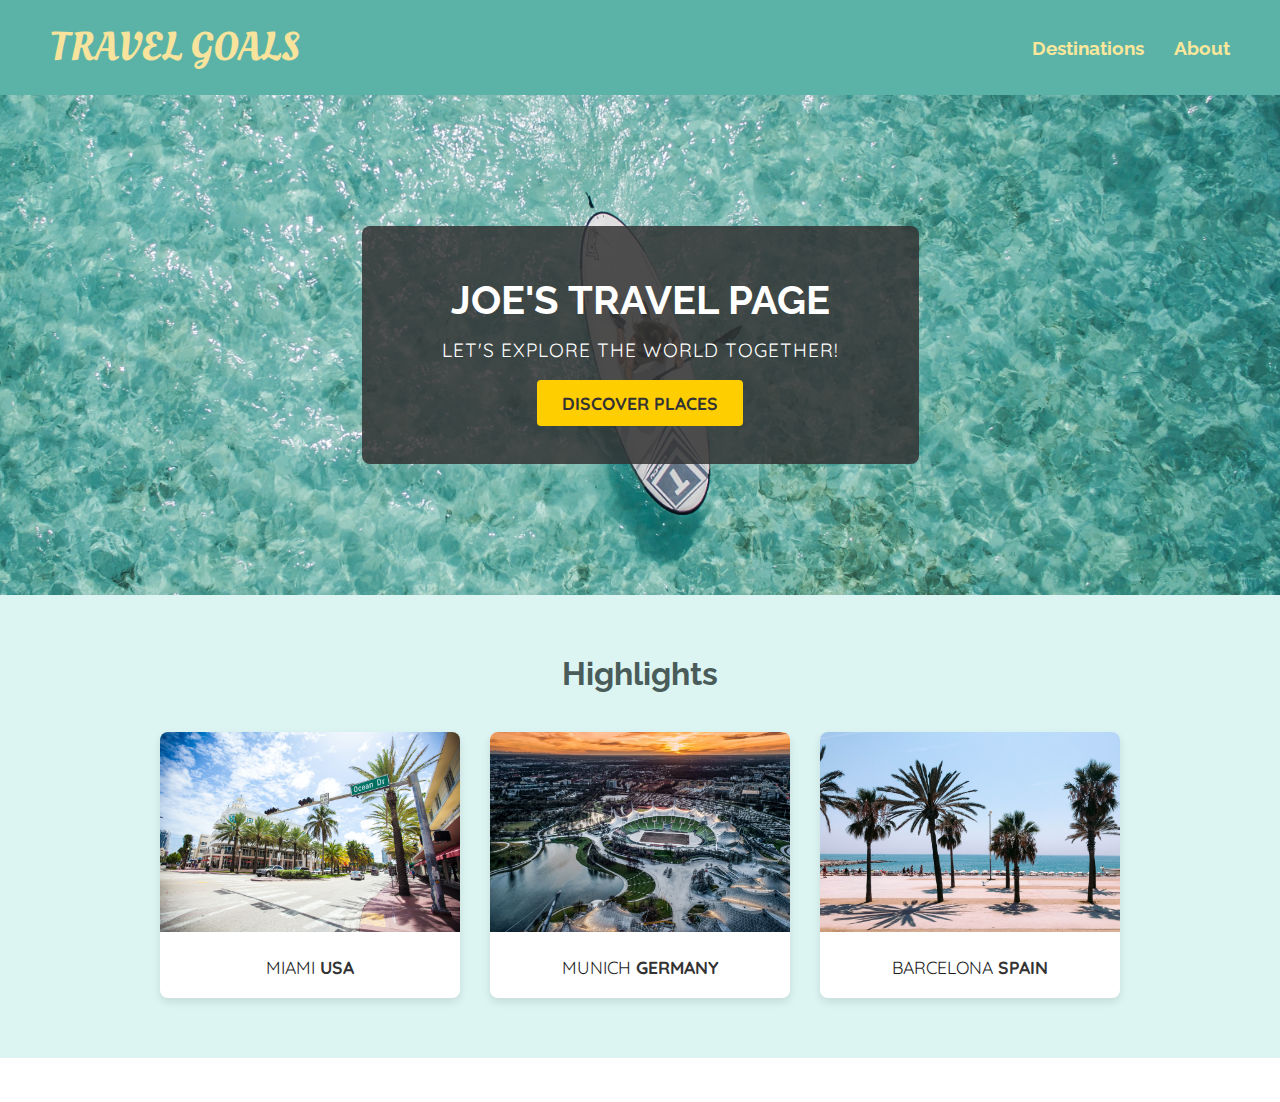
<file: Bai_Thuc_Hanh_002/bt2/index.html>
<!DOCTYPE html>
<html lang="en">
  <head>
    <meta charset="UTF-8" />
    <link
      href="https://fonts.googleapis.com/css2?family=Raleway:wght@700&family=Oleo+Script:wght@700&family=Quicksand:wght@300;500&display=swap"
      rel="stylesheet"
    />
    <link rel="stylesheet" href="shared.css" />
    <link rel="stylesheet" href="styles.css" />
    <title>Travel Goals</title>
  </head>
  <body>
    <header>
      <div id="page-logo">
        <a>Travel Goals</a>
      </div>
      <nav>
        <ul>
          <li><a href="/places.html">Destinations</a></li>
          <li><a href="">About</a></li>
        </ul>
      </nav>
    </header>
    <main>
      <section id="hero">
        <div id="hero-content">
          <h1>Joe's Travel Page</h1>
          <p>Let's explore the world together!</p>
          <a href="places.html">Discover places</a>
        </div>
      </section>
      <section id="highlights">
        <h2>Highlights</h2>
        <ul id="destinations">
          <li class="destination">
            <img
              src="./assets/cities/miami.jpg"
              alt="Miami streets on sunny day"
            />
            <p>Miami <strong>USA</strong></p>
          </li>
          <li class="destination">
            <img
              src="./assets/cities/munich.jpg"
              alt="Munich stadium in winter"
            />
            <p>Munich <strong>Germany</strong></p>
          </li>
          <li class="destination">
            <img
              src="./assets/cities/barcelona.jpg"
              alt="Palm beach in Barcelona"
            />
            <p>Barcelona <strong>Spain</strong></p>
          </li>
        </ul>
      </section>
    </main>
    <footer>
      <ul>
        <li>
          <a href="https://www.instagram.com">
            <img src="./assets/extra-files/insta.png" alt="Instagram logo"
          /></a>
        </li>
        <li>
          <a href="https://www.facebook.com">
            <img src="./assets/icons/facebook.png" alt="Facebook logo"
          /></a>
        </li>
      </ul>
    </footer>
  </body>
</html>
</file>
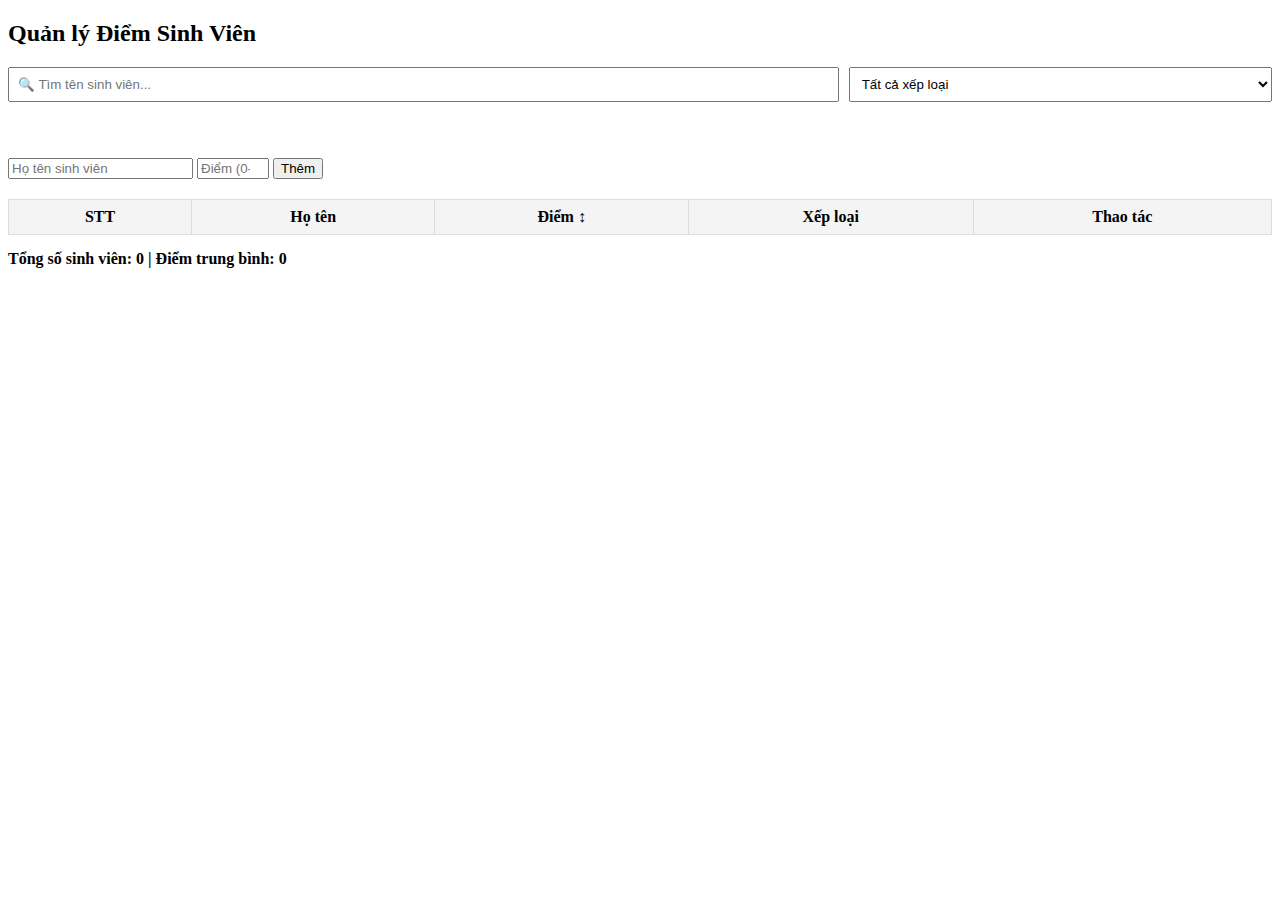
<file: Bai_Thuc_Hanh_004/b1.1-b1.2/index.html>
<!DOCTYPE html>
<html lang="vi">
<head>
    <meta charset="UTF-8">
    <title>Quản lý Điểm Sinh Viên</title>
    <link rel="stylesheet" href="style.css">
</head>
<body>

    <h2>Quản lý Điểm Sinh Viên</h2>
    
    <div class="filter-group" style="margin: 20px 0; display: flex; gap: 10px;">
        <input type="text" id="searchName" placeholder="🔍 Tìm tên sinh viên...">
        
        <select id="filterRank">
            <option value="All">Tất cả xếp loại</option>
            <option value="Giỏi">Giỏi</option>
            <option value="Khá">Khá</option>
            <option value="Trung bình">Trung bình</option>
            <option value="Yếu">Yếu</option>
        </select>
    </div>
     <br><br>
    <div class="input-group">
        <input type="text" id="txtName" placeholder="Họ tên sinh viên">
        <input type="number" id="txtScore" placeholder="Điểm (0-10)" min="0" max="10" step="0.1">
        <button id="btnAdd">Thêm</button>
    </div>

    <table>
        <thead>
            <tr>
                <th>STT</th>
                <th>Họ tên</th>
                <th id="sortScore" style="cursor: pointer;">Điểm <span id="sortIcon">↕</span></th>
                <th>Xếp loại</th>
                <th>Thao tác</th>
            </tr>
        </thead>
        <tbody id="studentTableBody"></tbody>
    </table>
   


    <!-- <table>
        <thead>
            <tr>
                <th>STT</th>
                <th>Họ tên</th>
                <th>Điểm</th>
                <th>Xếp loại</th>
                <th>Thao tác</th>
            </tr>
        </thead>
        <tbody id="studentTableBody">
            </tbody>
    </table> -->

    <div class="summary">
        Tổng số sinh viên: <span id="totalStudents">0</span> | 
        Điểm trung bình: <span id="avgScore">0</span>
    </div>

    <script src="script.js"></script>
</body>
</html>
</file>
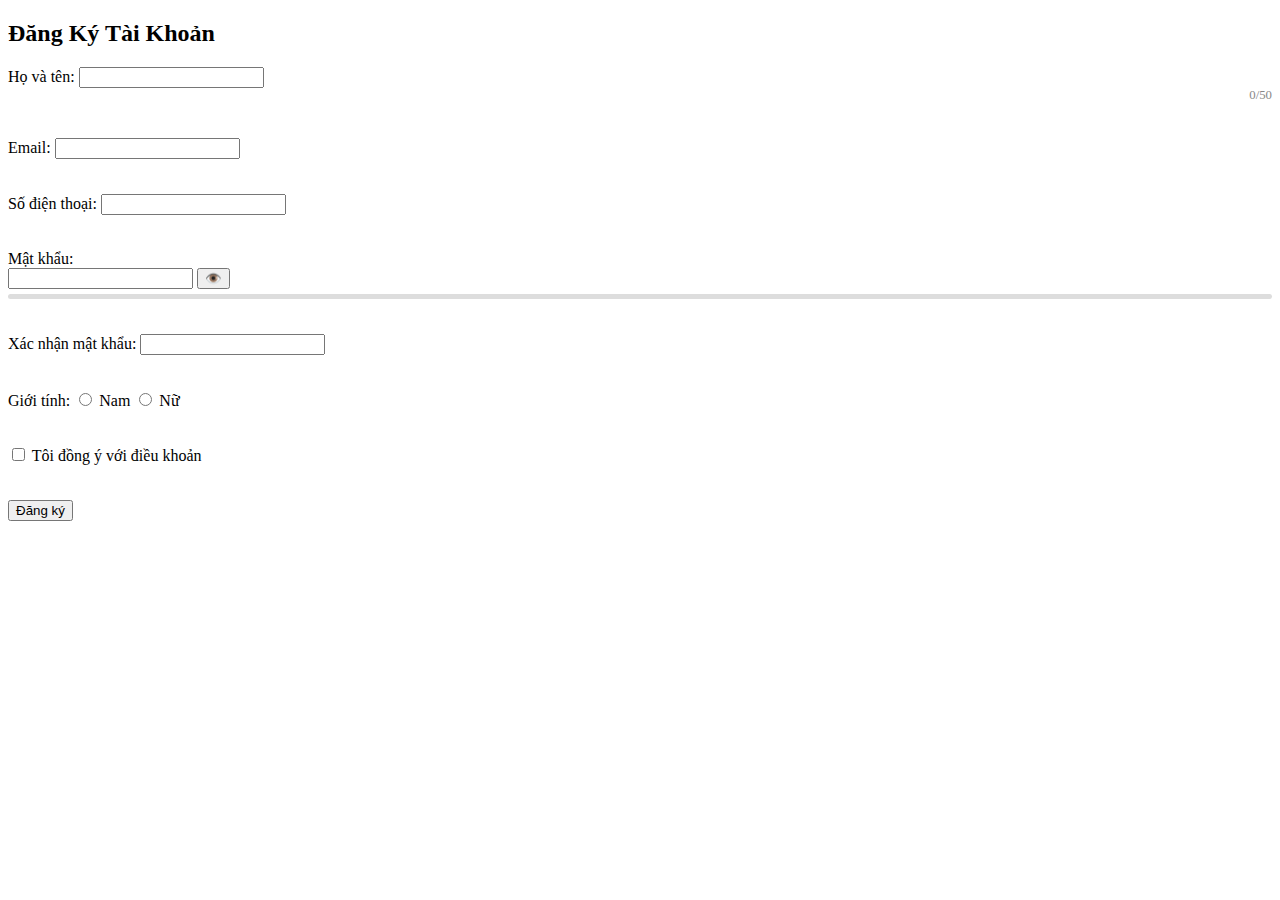
<file: Bai_Thuc_Hanh_004/b2.1-BTVN/index.html>
<!DOCTYPE html>
<html lang="en">
<head>
    <meta charset="UTF-8">
    <meta name="viewport" content="width=device-width, initial-scale=1.0">
    <link rel="stylesheet" href="style.css">
    <title>Document</title>
</head>
<body>
    <div id="registrationContainer">
        <form id="registerForm" novalidate>
            <h2>Đăng Ký Tài Khoản</h2>
    
            <div class="form-group">
                <label>Họ và tên:</label>
                <input type="text" id="fullname" maxlength="50">
                <div id="nameCount" class="char-count">0/50</div>
                <span class="error-msg" id="error-fullname"></span>
            </div>

            <div class="form-group">
                <label>Email:</label>
                <input type="email" id="email">
                <span class="error-msg" id="error-email"></span>
            </div>
    
            <div class="form-group">
                <label>Số điện thoại:</label>
                <input type="text" id="phone">
                <span class="error-msg" id="error-phone"></span>
            </div>
    
            <div class="form-group">
                <label>Mật khẩu:</label>
                <div class="password-wrapper">
                    <input type="password" id="password">
                    <button type="button" id="togglePassword">👁️</button>
                </div>
                <div class="strength-meter">
                    <div id="strengthBar"></div>
                </div>
                <small id="strengthText"></small>
                <span class="error-msg" id="error-password"></span>
            </div>
    
            <div class="form-group">
                <label>Xác nhận mật khẩu:</label>
                <input type="password" id="confirmPassword">
                <span class="error-msg" id="error-confirmPassword"></span>
            </div>
    
            <div class="form-group">
                <label>Giới tính:</label>
                <input type="radio" name="gender" value="Nam"> Nam
                <input type="radio" name="gender" value="Nữ"> Nữ
                <span class="error-msg" id="error-gender"></span>
            </div>
    
            <div class="form-group">
                <input type="checkbox" id="terms"> Tôi đồng ý với điều khoản
                <span class="error-msg" id="error-terms"></span>
            </div>
    
            <button type="submit">Đăng ký</button>
        </form>
    </div>
     
    <div id="successMessage" style="display: none;"></div>
    <script src="script.js"></script>
</body>
</html>
</file>
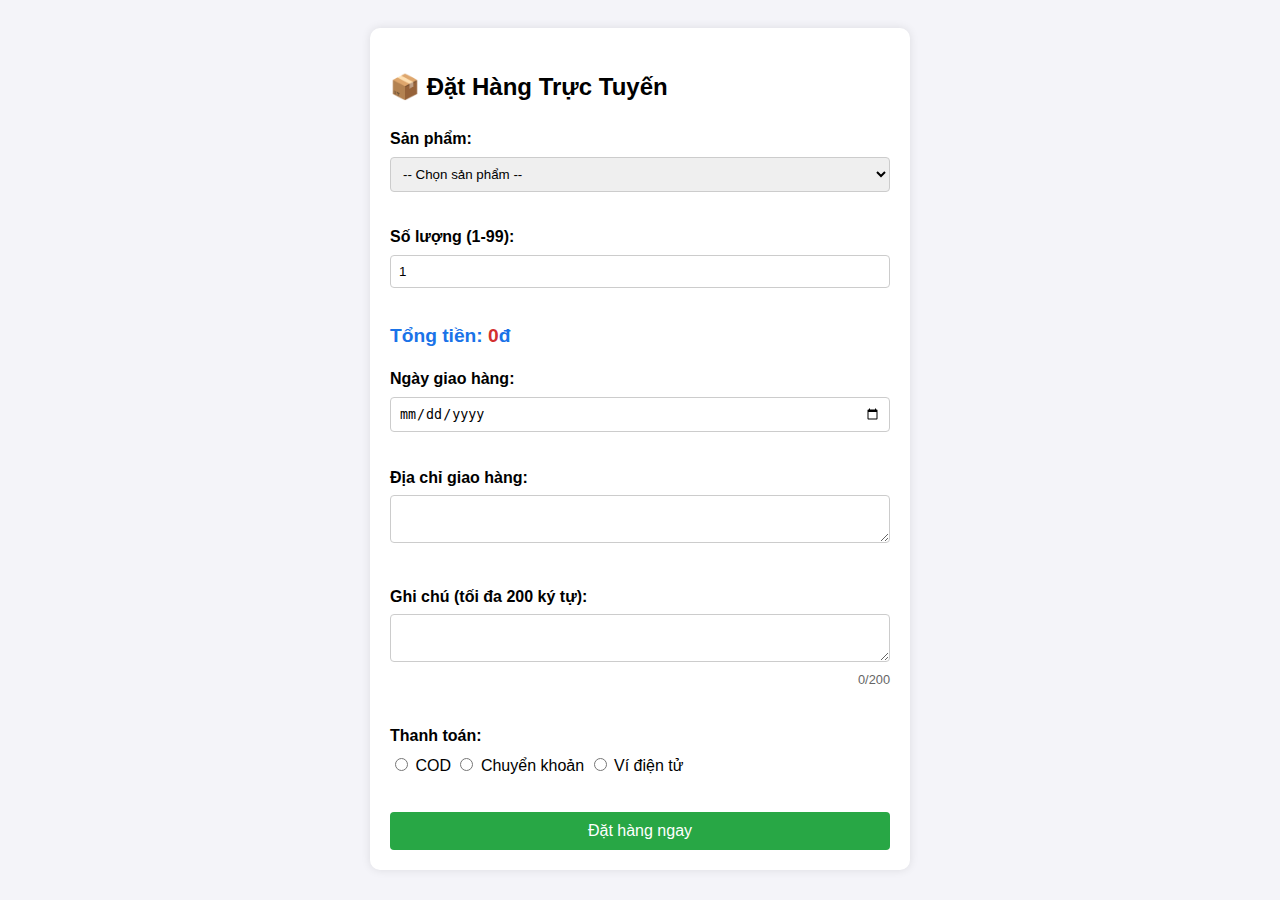
<file: Bai_Thuc_Hanh_004/b2.2/index.html>
<!DOCTYPE html>
<html lang="en">
<head>
    <meta charset="UTF-8">
    <meta name="viewport" content="width=device-width, initial-scale=1.0">
    <title>Document</title>
    <link rel="stylesheet" href="style.css">
</head>
<body>
    <div id="orderApp">
        <form id="orderForm" novalidate>
            <h2>📦 Đặt Hàng Trực Tuyến</h2>

            <div class="form-group">
                <label>Sản phẩm:</label>
                <select id="product">
                    <option value="">-- Chọn sản phẩm --</option>
                    <option value="Laptop">Laptop (20.000.000đ)</option>
                    <option value="Phone">Điện thoại (10.000.000đ)</option>
                    <option value="Tablet">Máy tính bảng (5.000.000đ)</option>
                </select>
                <span class="error-msg" id="error-product"></span>
            </div>

            <div class="form-group">
                <label>Số lượng (1-99):</label>
                <input type="number" id="quantity" value="1" min="1" max="99">
                <span class="error-msg" id="error-quantity"></span>
            </div>

            <div class="total-display">
                Tổng tiền: <span id="totalPrice">0</span>đ
            </div>

            <div class="form-group">
                <label>Ngày giao hàng:</label>
                <input type="date" id="deliveryDate">
                <span class="error-msg" id="error-deliveryDate"></span>
            </div>

            <div class="form-group">
                <label>Địa chỉ giao hàng:</label>
                <textarea id="address" rows="2"></textarea>
                <span class="error-msg" id="error-address"></span>
            </div>

            <div class="form-group">
                <label>Ghi chú (tối đa 200 ký tự):</label>
                <textarea id="note"></textarea>
                <div id="charCount">0/200</div>
                <span class="error-msg" id="error-note"></span>
            </div>

            <div class="form-group">
                <label>Thanh toán:</label>
                <input type="radio" name="payment" value="COD"> COD
                <input type="radio" name="payment" value="Bank"> Chuyển khoản
                <input type="radio" name="payment" value="E-Wallet"> Ví điện tử
                <span class="error-msg" id="error-payment"></span>
            </div>

            <button type="submit">Đặt hàng ngay</button>
        </form>

        <div id="confirmModal" style="display:none;" class="modal">
            <div class="modal-content">
                <h3>Xác nhận đơn hàng</h3>
                <div id="summaryContent"></div>
                <div style="margin-top: 20px;">
                      <button id="btnFinalConfirm">Xác nhận</button>
                    <button id="btnCancel">Hủy</button>
                </div>
            </div>
        </div>
    </div>
    <script src="script.js"></script>
</body>
</html>
</file>
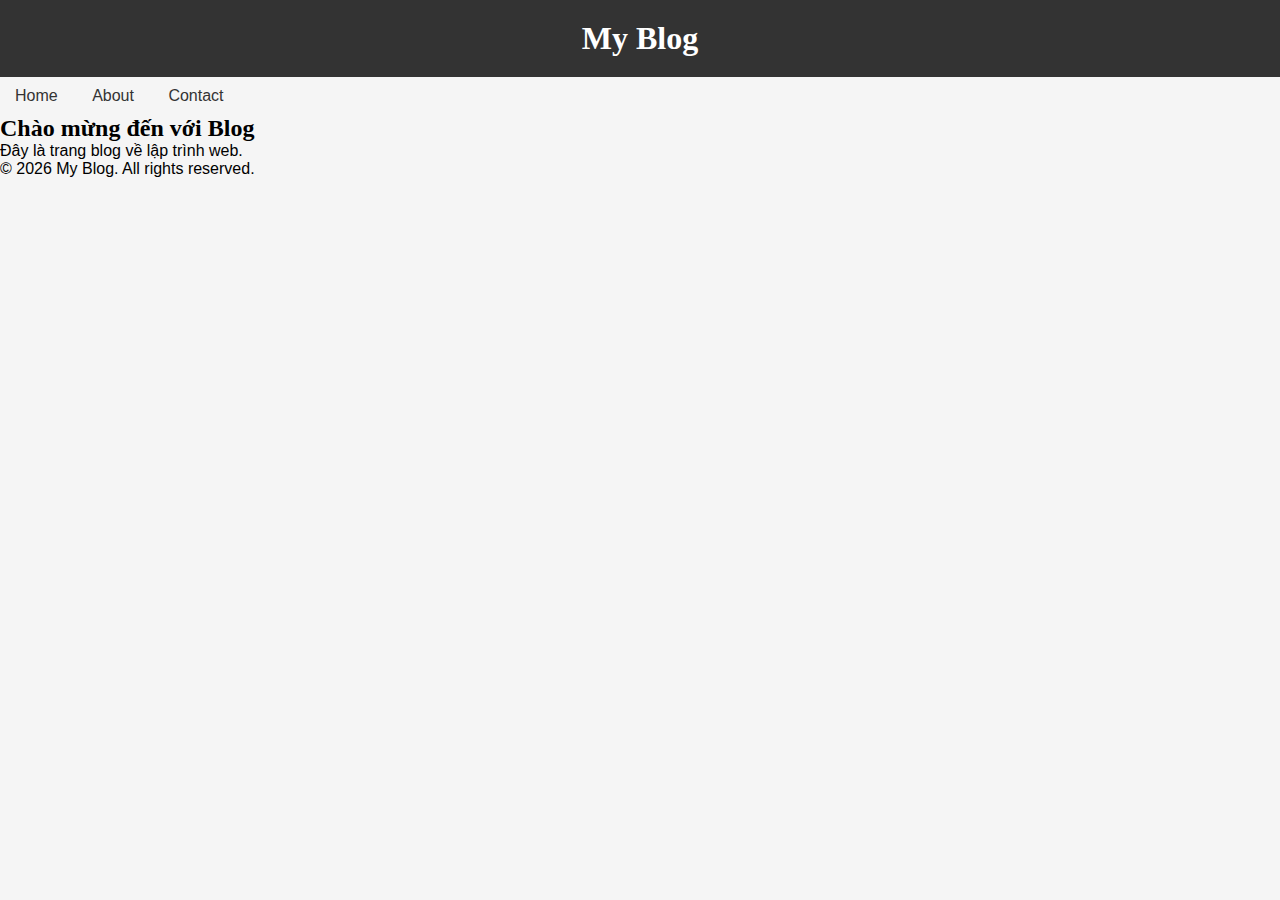
<file: Phieu_bai_tap_CSS/BTTH_01/index.html>
<!DOCTYPE html>
<html lang="vi">
<head>
    <meta charset="UTF-8">
    <meta name="viewport" content="width=device-width, initial-scale=1.0">
    <title>Lab CSS Cơ Bản</title>
    <link rel="stylesheet" href="style.css">
</head>
<body>
    <header id="main-header">
        <h1>My Blog</h1>
    </header>
    
    <nav>
        <a href="#" class="nav-link">Home</a>
        <a href="#" class="nav-link">About</a>
        <a href="#" class="nav-link">Contact</a>
    </nav>
    
    <main>
        <section class="intro">
            <h2>Chào mừng đến với Blog</h2>
            <p>Đây là trang blog về lập trình web.</p>
        </section>
    </main>
    
    <footer>
        <p>&copy; 2026 My Blog. All rights reserved.</p>
    </footer>
</body>
</html>
</file>
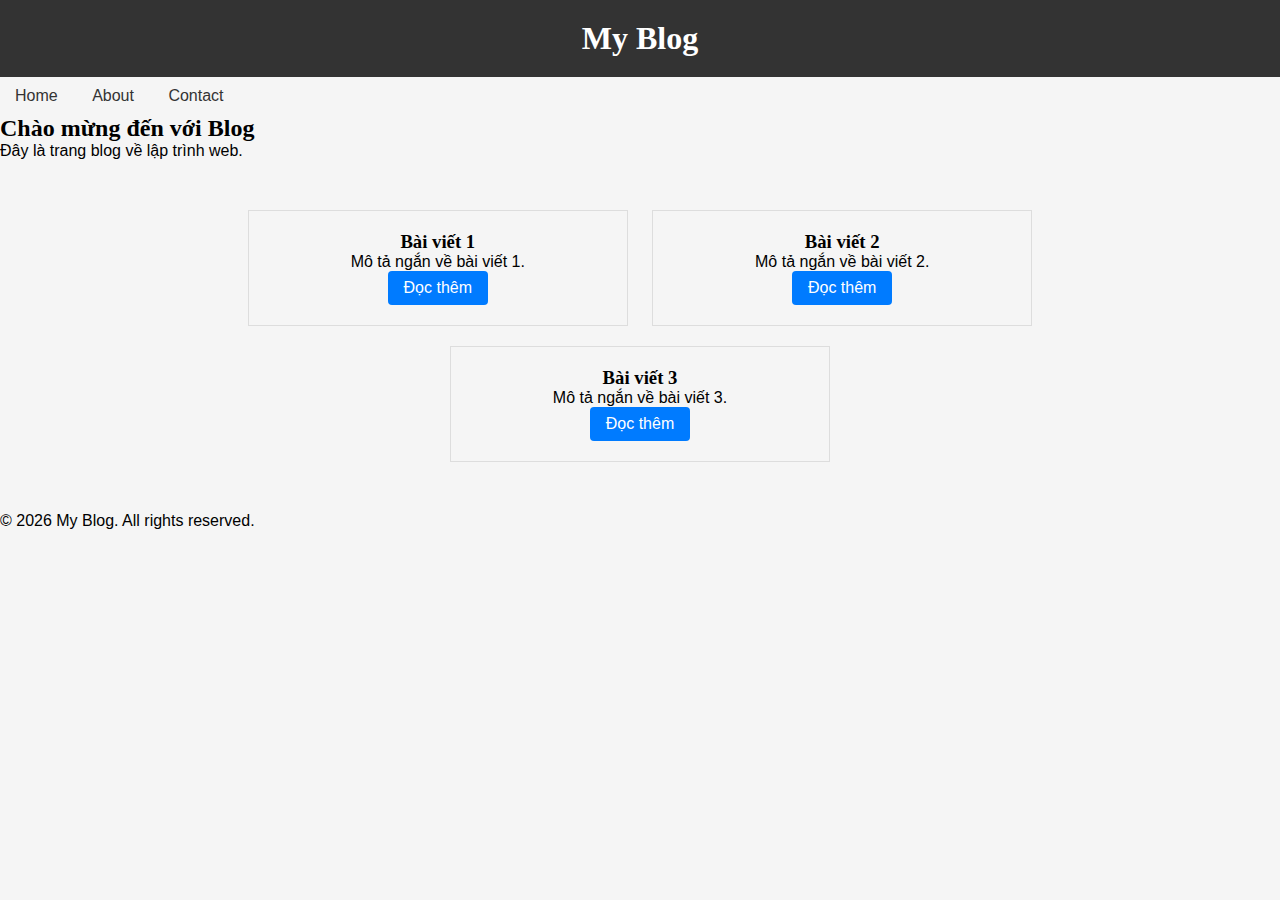
<file: Phieu_bai_tap_CSS/BTTH_02/index.html>
<!DOCTYPE html>
<html lang="vi">
<head>
    <meta charset="UTF-8">
    <meta name="viewport" content="width=device-width, initial-scale=1.0">
    <title>Lab CSS Cơ Bản</title>
    <link rel="stylesheet" href="style.css">
</head>
<body>
    <header id="main-header">
        <h1>My Blog</h1>
    </header>
    
    <nav>
        <a href="#" class="nav-link">Home</a>
        <a href="#" class="nav-link">About</a>
        <a href="#" class="nav-link">Contact</a>
    </nav>
    
    <main>
        <section class="intro">
            <h2>Chào mừng đến với Blog</h2>
            <p>Đây là trang blog về lập trình web.</p>
        </section>
        
        <section class="posts">
            <article class="card">
                <h3>Bài viết 1</h3>
                <p>Mô tả ngắn về bài viết 1.</p>
                <a href="#" class="btn">Đọc thêm</a>
            </article>
            
            <article class="card">
                <h3>Bài viết 2</h3>
                <p>Mô tả ngắn về bài viết 2.</p>
                <a href="#" class="btn">Đọc thêm</a>
            </article>
            
            <article class="card">
                <h3>Bài viết 3</h3>
                <p>Mô tả ngắn về bài viết 3.</p>
                <a href="#" class="btn">Đọc thêm</a>
            </article>
    </main>
    
    <footer>
        <p>&copy; 2026 My Blog. All rights reserved.</p>
    </footer>
</body>
</html>
</file>
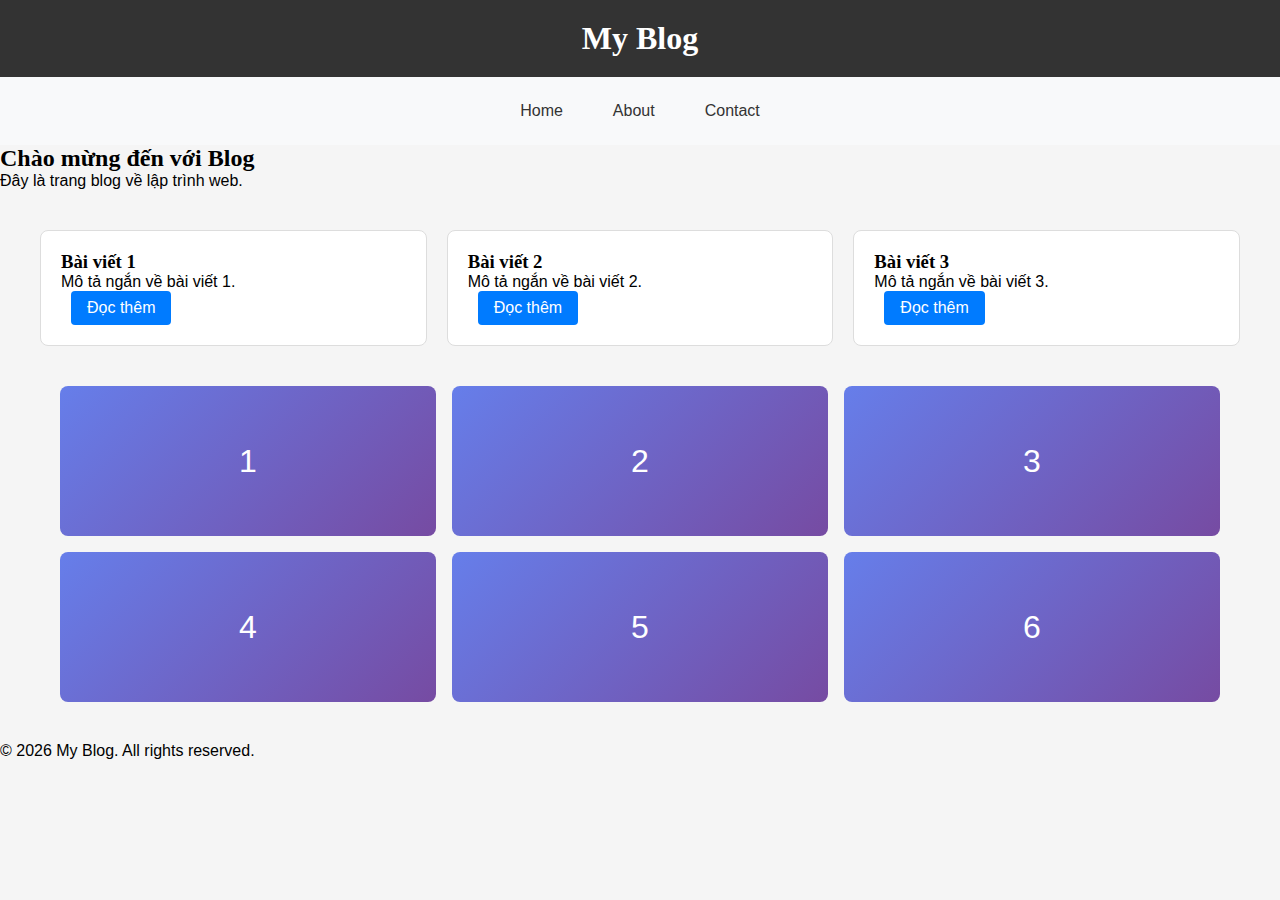
<file: Phieu_bai_tap_CSS/BTTH_03B/index.html>
<!DOCTYPE html>
<html lang="vi">
<head>
    <meta charset="UTF-8">
    <meta name="viewport" content="width=device-width, initial-scale=1.0">
    <title>Lab CSS Cơ Bản</title>
    <link rel="stylesheet" href="style.css">
</head>
<body>
    <header id="main-header">
        <h1>My Blog</h1>
    </header>
    
    <nav>
        <a href="#" class="nav-link">Home</a>
        <a href="#" class="nav-link">About</a>
        <a href="#" class="nav-link">Contact</a>
    </nav>
    
    <main>
        <section class="intro">
            <h2>Chào mừng đến với Blog</h2>
            <p>Đây là trang blog về lập trình web.</p>
        </section>
        
        <section class="posts">
            <article class="card">
                <h3>Bài viết 1</h3>
                <p>Mô tả ngắn về bài viết 1.</p>
                <a href="#" class="btn">Đọc thêm</a>
            </article>
            
            <article class="card">
                <h3>Bài viết 2</h3>
                <p>Mô tả ngắn về bài viết 2.</p>
                <a href="#" class="btn">Đọc thêm</a>
            </article>
            
            <article class="card">
                <h3>Bài viết 3</h3>
                <p>Mô tả ngắn về bài viết 3.</p>
                <a href="#" class="btn">Đọc thêm</a>
            </article>
        </section>

        <section class="gallery">
            <div class="item">1</div>
            <div class="item">2</div>
            <div class="item">3</div>
            <div class="item">4</div>
            <div class="item">5</div>
            <div class="item">6</div>
        </section>

    </main>
    
    <footer>
        <p>&copy; 2026 My Blog. All rights reserved.</p>
    </footer>
</body>
</html>
</file>
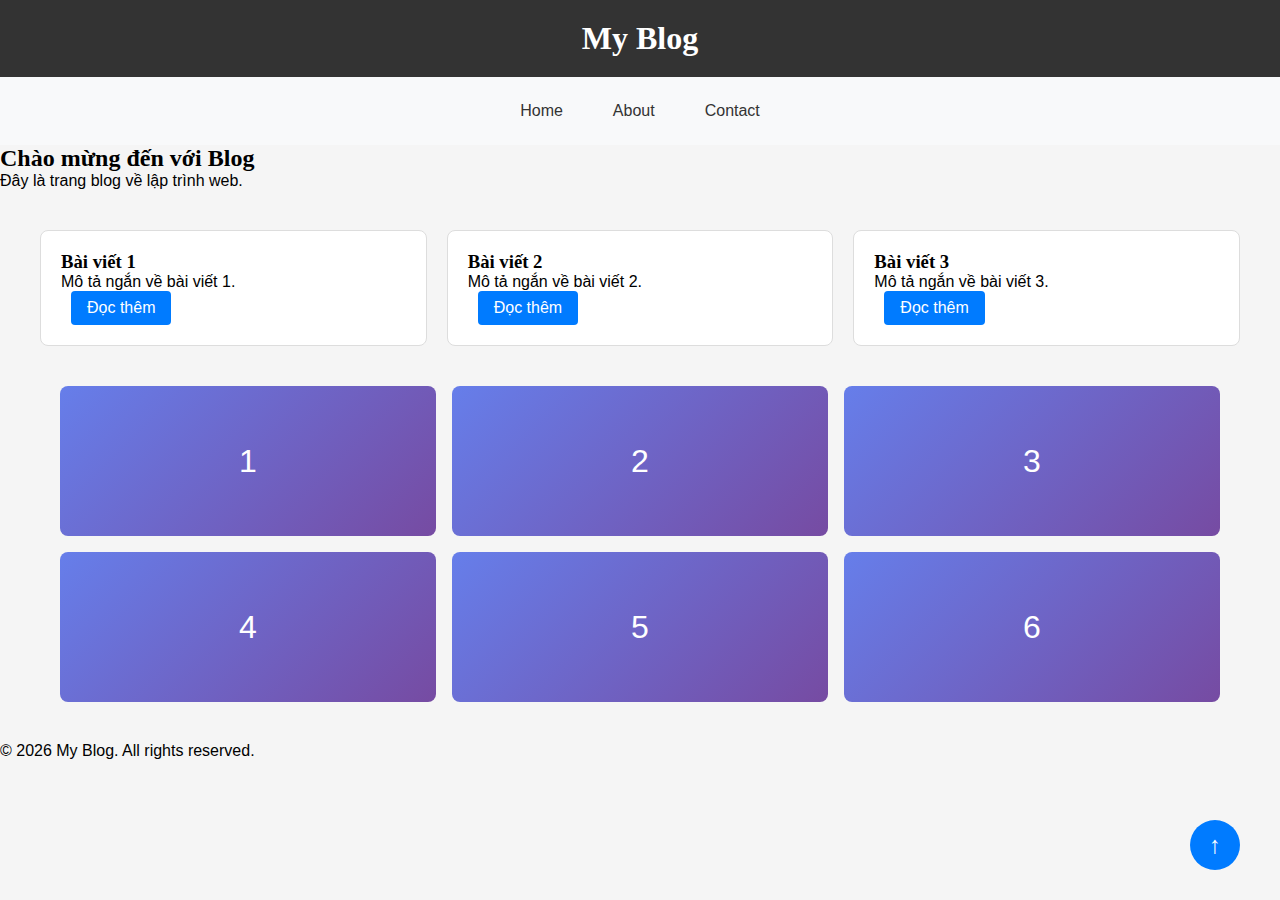
<file: Phieu_bai_tap_CSS/BTTH_04/index.html>
<!DOCTYPE html>
<html lang="vi">
<head>
    <meta charset="UTF-8">
    <meta name="viewport" content="width=device-width, initial-scale=1.0">
    <title>Lab CSS Cơ Bản</title>
    <link rel="stylesheet" href="style.css">
</head>
<body>
    <header id="main-header" class="sticky-header">
        <h1>My Blog</h1>
    </header>
    
    <!-- Nút Scroll to Top -->
    <a href="#" class="scroll-top">↑</a>


    <nav>
        <a href="#" class="nav-link">Home</a>
        <a href="#" class="nav-link">About</a>
        <a href="#" class="nav-link">Contact</a>
    </nav>
    
    <main>
        <section class="intro">
            <h2>Chào mừng đến với Blog</h2>
            <p>Đây là trang blog về lập trình web.</p>
        </section>
        
        <section class="posts">
            <article class="card">
                <h3>Bài viết 1</h3>
                <p>Mô tả ngắn về bài viết 1.</p>
                <a href="#" class="btn">Đọc thêm</a>
            </article>
            
            <article class="card">
                <h3>Bài viết 2</h3>
                <p>Mô tả ngắn về bài viết 2.</p>
                <a href="#" class="btn">Đọc thêm</a>
            </article>
            
            <article class="card">
                <h3>Bài viết 3</h3>
                <p>Mô tả ngắn về bài viết 3.</p>
                <a href="#" class="btn">Đọc thêm</a>
            </article>
        </section>

        <section class="gallery">
            <div class="item">1</div>
            <div class="item">2</div>
            <div class="item">3</div>
            <div class="item">4</div>
            <div class="item">5</div>
            <div class="item">6</div>
        </section>

    </main>
    
    <footer>
        <p>&copy; 2026 My Blog. All rights reserved.</p>
    </footer>
</body>
</html>
</file>
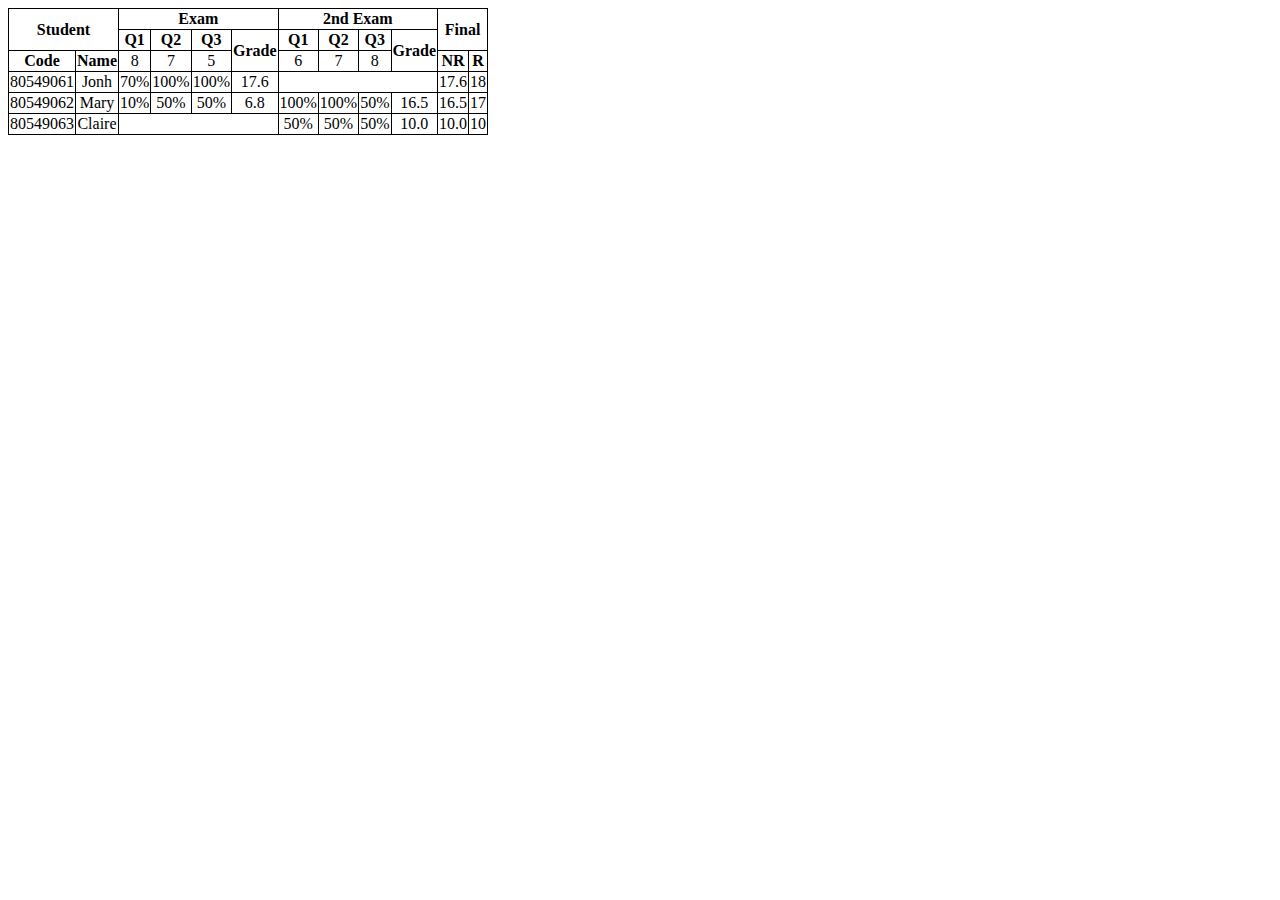
<file: bt3.html>
<!DOCTYPE html>
<html lang="en">
<head>
    <meta charset="UTF-8">
    <meta name="viewport" content="width=device-width, initial-scale=1.0">

    <style>
        img {
        width: 500px;
        height: auto;
        text-align: center;
    }
    </style>

    <style>
    .product-card {
        border: 1px solid #ddd;
        padding: 15px;
        width: 250px;
        text-align: center;
        border-radius: 8px;
        box-shadow: 2px 2px 10px rgba(0,0,0,0.1);
    }
    .product-card img {
        width: 100%;
        height: auto;
    }

    hr {
        border: 0;
        height: 1px;
        background-image: linear-gradient(to right, rgba(0, 0, 0, 0), rgba(0, 0, 0, 0.75), rgba(0, 0, 0, 0));
    }
    /* mark{
        color: green;
    } */

    blockquote {
        border-left: 5px solid gold; /* Thêm thanh dọc màu vàng bên trái */
        background: #fff9c4;        /* Nền vàng nhạt */
        padding: 10px 20px;         /* Tạo khoảng không thoải mái */
        font-style: italic;         /* Chữ in nghiêng */
    }

    .test_text{
        color: tomato;
    }

    table{
        border: 1px solid black;
        border-collapse: collapse;
    }

    th{
        border: 1px solid black;
        border-collapse: collapse;
    }

    td{
        text-align: center;
        border: 1px solid black;
        border-collapse: collapse;
    }
    td:hover {background-color: #D6EEEE;}
</style>

    <title>Test_HTML</title>
</head>
<body>
    <!-- Table: 6 rows, 12 col -->
    <table>
        <thead>
            <!-- Row 1 -->
            <tr>
                <th colspan="2" rowspan="2">Student</th>
                <th colspan="4">Exam</th>
                <th colspan="4">2nd Exam</th>
                <th colspan="2" rowspan="2">Final</th>
            </tr>

            <!-- Row 2 -->
            <tr>
                <th>Q1</th>
                <th>Q2</th>
                <th>Q3</th>
                <th rowspan="2">Grade</th>
                <th>Q1</th>
                <th>Q2</th>
                <th>Q3</th>
                <th rowspan="2">Grade</th>
            </tr>

            <!-- Row 3 -->
            <tr>
                <th>Code</th>
                <th>Name</th>
                <td>8</td>
                <td>7</td>
                <td>5</td>
                <td>6</td>
                <td>7</td>
                <td>8</td>
                <th>NR</th>
                <th>R</th>
            </tr>

            <!-- Row 4 -->
            <tr>
                <td>80549061</td>
                <td>Jonh</td>
                <td>70%</td>
                <td>100%</td>
                <td>100%</td>
                <td>17.6</td>
                <td colspan="4"></td>
                <td>17.6</td>
                <td>18</td>
            </tr>

            <!-- Row 5 -->
            <tr>
                <td>80549062</td>
                <td>Mary</td>
                <td>10%</td>
                <td>50%</td>
                <td>50%</td>
                <td>6.8</td>
                <td>100%</td>
                <td>100%</td>
                <td>50%</td>
                <td>16.5</td>
                <td>16.5</td>
                <td>17</td>
            </tr>

            <!-- Row 6 -->
            <tr>
                <td>80549063</td>
                <td>Claire</td>
                <td colspan="4"></td>
                <td>50%</td>
                <td>50%</td>
                <td>50%</td>
                <td>10.0</td>
                <td>10.0</td>
                <td>10</td>
            </tr>
        </thead>




    </table>

</body>
</html>
</file>
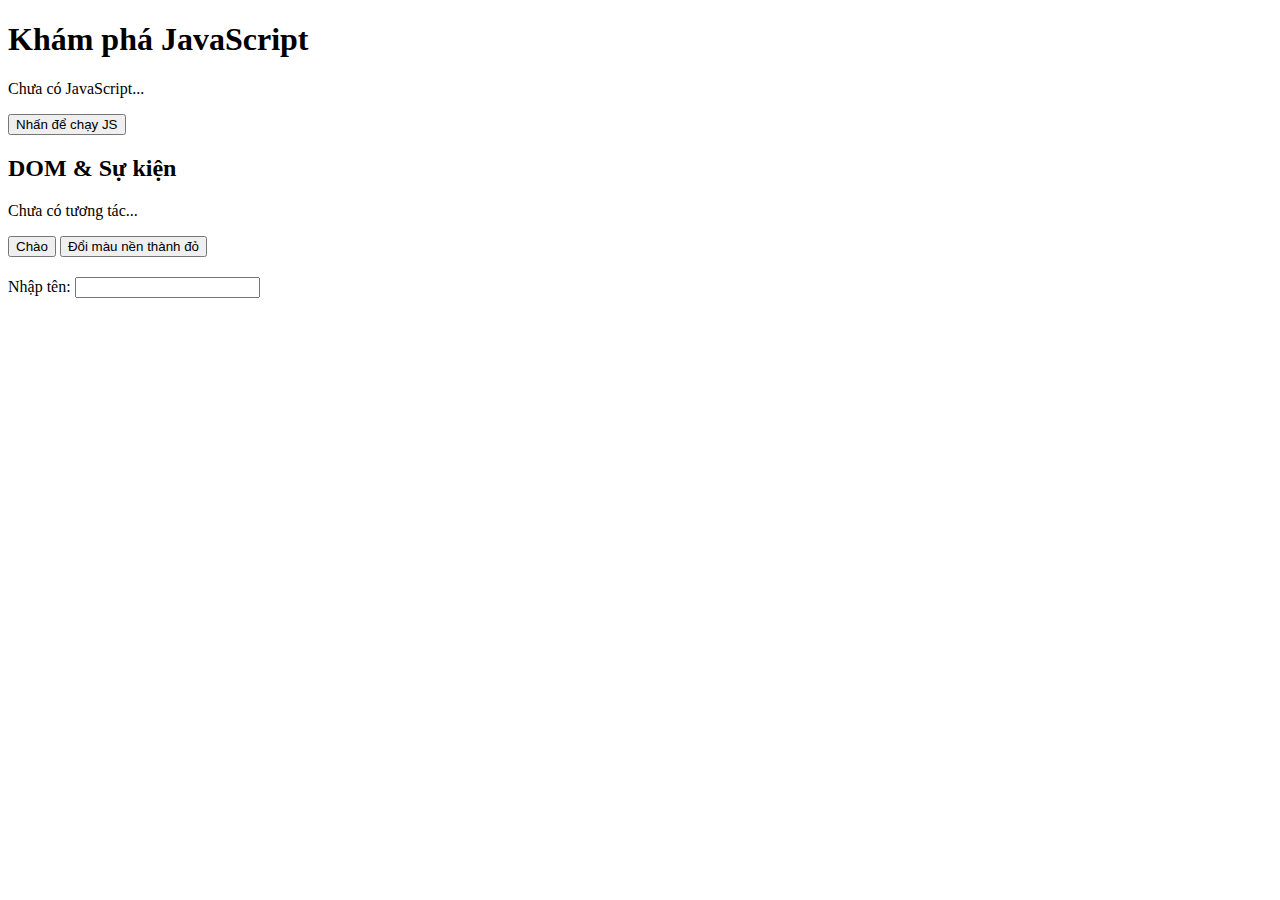
<file: Bai_Thuc_Hanh_003/lab-js-basic.html>
<!DOCTYPE html>
<html lang="vi">
<head>
  <meta charset="UTF-8">
  <title>Lab JS Cơ bản</title>
</head>
<body>
  <h1>Khám phá JavaScript</h1>
  <p id="welcome">Chưa có JavaScript...</p>
  <button id="runBtn">Nhấn để chạy JS</button>

  <script src="main.js"></script>

  <section>
    <h2>DOM & Sự kiện</h2>
    <p id="status">Chưa có tương tác...</p>

    <button id="btnHello">Chào</button>
    <button id="btnRed">Đổi màu nền thành đỏ</button>

    <div style="margin-top: 20px;">
      <label>Nhập tên: </label>
      <input id="nameInput" type="text" />
      <p id="greeting"></p>
    </div>
    <script src="dom.js"></script>
  </section>


</body>
</html>
</file>
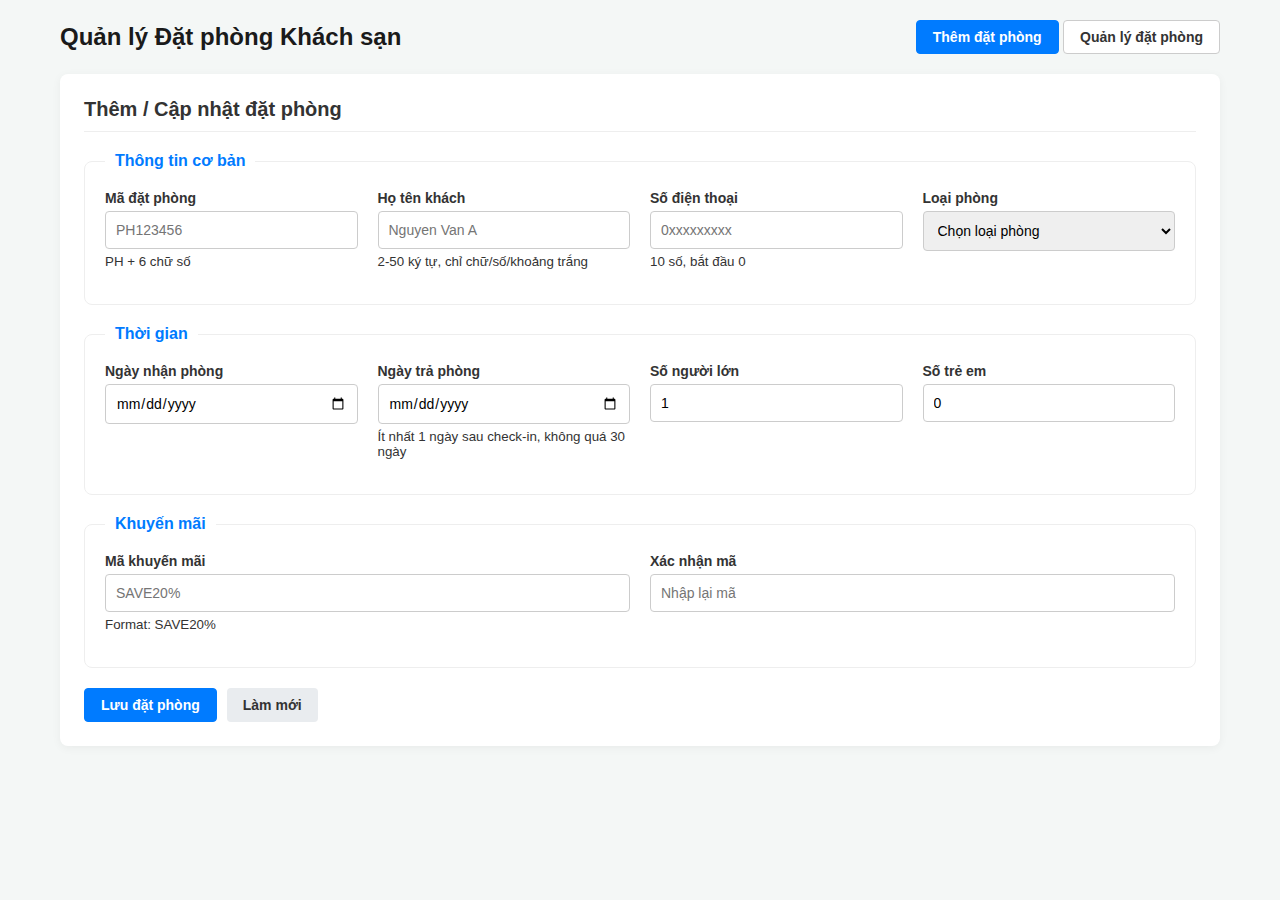
<file: THI_JS/add-booking.html>
<!DOCTYPE html>
<html lang="vi">
<head>
    <meta charset="UTF-8">
    <meta name="viewport" content="width=device-width, initial-scale=1.0">
    <title>Thêm / Cập nhật đặt phòng</title>
    <link rel="stylesheet" href="style.css">
</head>
<body>
    <div class="container">
        <header class="header">
            <h1>Quản lý Đặt phòng Khách sạn</h1>
            <div class="header-actions">
                <a href="add-booking.html" class="btn btn-primary">Thêm đặt phòng</a>
                <a href="bookings.html" class="btn btn-outline">Quản lý đặt phòng</a>
            </div>
        </header>

        <main class="main-content">
            <h2 id="formTitle">Thêm / Cập nhật đặt phòng</h2>
            
            <form id="bookingForm" class="booking-form">
                <fieldset>
                    <legend>Thông tin cơ bản</legend>
                    <div class="form-row">
                        <div class="form-group">
                            <label for="bookingId">Mã đặt phòng</label>
                            <input type="text" id="bookingId" placeholder="PH123456" required>
                            <small>PH + 6 chữ số</small>
                        </div>
                        <div class="form-group">
                            <label for="customerName">Họ tên khách</label>
                            <input type="text" id="customerName" placeholder="Nguyen Van A" required>
                            <small>2-50 ký tự, chỉ chữ/số/khoảng trắng</small>
                        </div>
                        <div class="form-group">
                            <label for="phone">Số điện thoại</label>
                            <input type="text" id="phone" placeholder="0xxxxxxxxx" required>
                            <small>10 số, bắt đầu 0</small>
                        </div>
                        <div class="form-group">
                            <label for="roomType">Loại phòng</label>
                            <select id="roomType" required>
                                <option value="">Chọn loại phòng</option>
                                <option value="Standard">Standard</option>
                                <option value="Deluxe">Deluxe</option>
                                <option value="Suite">Suite</option>
                                <option value="VIP">VIP</option>
                            </select>
                        </div>
                    </div>
                </fieldset>

                <fieldset>
                    <legend>Thời gian</legend>
                    <div class="form-row">
                        <div class="form-group">
                            <label for="checkIn">Ngày nhận phòng</label>
                            <input type="date" id="checkIn" required>
                        </div>
                        <div class="form-group">
                            <label for="checkOut">Ngày trả phòng</label>
                            <input type="date" id="checkOut" required>
                            <small>Ít nhất 1 ngày sau check-in, không quá 30 ngày</small>
                        </div>
                        <div class="form-group">
                            <label for="adults">Số người lớn</label>
                            <input type="number" id="adults" min="1" max="4" value="1" required>
                        </div>
                        <div class="form-group">
                            <label for="children">Số trẻ em</label>
                            <input type="number" id="children" min="0" max="6" value="0" required>
                        </div>
                    </div>
                </fieldset>

                <fieldset>
                    <legend>Khuyến mãi</legend>
                    <div class="form-row">
                        <div class="form-group">
                            <label for="promoCode">Mã khuyến mãi</label>
                            <input type="text" id="promoCode" placeholder="SAVE20%">
                            <small>Format: SAVE20%</small>
                        </div>
                        <div class="form-group">
                            <label for="confirmPromo">Xác nhận mã</label>
                            <input type="text" id="confirmPromo" placeholder="Nhập lại mã">
                        </div>
                    </div>
                </fieldset>

                <div class="form-actions">
                    <button type="submit" class="btn btn-primary" id="btnSubmit">Lưu đặt phòng</button>
                    <button type="button" class="btn btn-secondary" id="btnReset">Làm mới</button>
                </div>
            </form>
        </main>
    </div>

    <script src="script.js"></script>
</body>
</html>
</file>
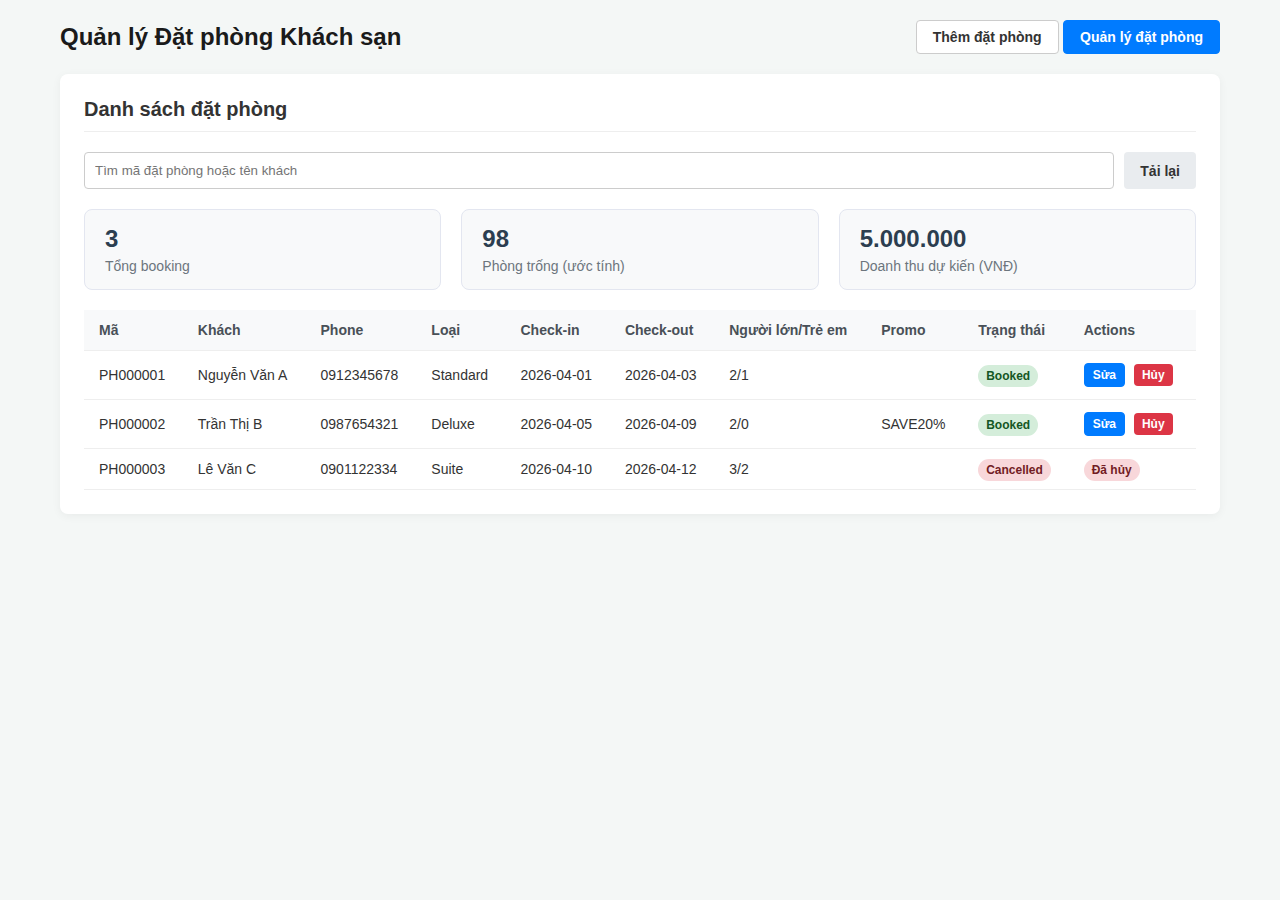
<file: THI_JS/bookings.html>
<!DOCTYPE html>
<html lang="vi">
<head>
    <meta charset="UTF-8">
    <meta name="viewport" content="width=device-width, initial-scale=1.0">
    <title>Quản lý Đặt phòng Khách sạn</title>
    <link rel="stylesheet" href="style.css">
</head>
<body>
    <div class="container">
        <header class="header">
            <h1>Quản lý Đặt phòng Khách sạn</h1>
            <div class="header-actions">
                <a href="add-booking.html" class="btn btn-outline">Thêm đặt phòng</a>
                <a href="bookings.html" class="btn btn-primary">Quản lý đặt phòng</a>
            </div>
        </header>

        <main class="main-content">
            <h2>Danh sách đặt phòng</h2>
            
            <div class="search-bar">
                <input type="text" id="searchInput" placeholder="Tìm mã đặt phòng hoặc tên khách">
                <button class="btn btn-secondary" id="btnReload">Tải lại</button>
            </div>

            <div class="stats-container">
                <div class="stat-card">
                    <h3 id="statTotal">0</h3>
                    <p>Tổng booking</p>
                </div>
                <div class="stat-card">
                    <h3 id="statEmpty">100</h3>
                    <p>Phòng trống (ước tính)</p>
                </div>
                <div class="stat-card">
                    <h3 id="statRevenue">0</h3>
                    <p>Doanh thu dự kiến (VNĐ)</p>
                </div>
            </div>

            <div class="table-responsive">
                <table id="bookingTable">
                    <thead>
                        <tr>
                            <th>Mã</th>
                            <th>Khách</th>
                            <th>Phone</th>
                            <th>Loại</th>
                            <th>Check-in</th>
                            <th>Check-out</th>
                            <th>Người lớn/Trẻ em</th>
                            <th>Promo</th>
                            <th>Trạng thái</th>
                            <th>Actions</th>
                        </tr>
                    </thead>
                    <tbody id="tableBody">
                        </tbody>
                </table>
            </div>
        </main>
    </div>

    <script src="script.js"></script>
</body>
</html>
</file>
<file: Bai_Thuc_Hanh_002/bt2/shared.css>
/* --- CÀI ĐẶT CHUNG --- */
* {
  box-sizing: border-box;
  margin: 0;
  padding: 0;
}

body {
  font-family: 'Quicksand', sans-serif;
  color: #333;
}

a {
  text-decoration: none;
}

ul {
  list-style: none;
}

/* --- HEADER --- */
header {
  background-color: #5bb3a8; /* Màu nền xanh cho header */
  padding: 20px 50px;
  display: flex;
  justify-content: space-between;
  align-items: center;
}

#page-logo a {
  font-family: 'Oleo Script', cursive;
  font-size: 2.5rem;
  color: #f7e39c; /* Màu vàng nhạt */
  text-transform: uppercase;
}

nav ul {
  display: flex;
  gap: 30px;
}

nav ul li a {
  font-family: 'Raleway', sans-serif;
  color: #fce79a;
  font-size: 1.2rem;
  font-weight: 700;
}

nav ul li a:hover,
nav ul li a.active {
  color: #ffffff;
}
z
/* --- FOOTER --- */
footer {
  background-color: #2b2b2b; /* Tô nền đen xám để làm nổi icon trắng */
  padding: 30px 0;
}

footer ul {
  display: flex;
  justify-content: center;
  align-items: center;
  gap: 30px;
}

/* Ép kích thước icon nhỏ lại */
footer img {
  width: 40px;
  height: 40px;
}
</file>
<file: Bai_Thuc_Hanh_002/bt2/styles.css>
/* --- HERO SECTION --- */
#hero {
  /* Bạn có thể thay đổi link ảnh ocean.jpg ở đây nếu cần */
  background-image: url('./assets/cities-page-2/ocean.jpg'); 
  background-size: cover;
  background-position: center;
  height: 500px;
  display: flex;
  justify-content: center;
  align-items: center;
}

#hero-content {
  background-color: rgba(51, 51, 51, 0.85);
  padding: 50px 80px;
  border-radius: 8px;
  text-align: center;
  color: white;
}

#hero-content h1 {
  font-family: 'Raleway', sans-serif;
  font-size: 2.5rem;
  margin-bottom: 15px;
  text-transform: uppercase;
}

#hero-content p {
  font-size: 1.2rem;
  margin-bottom: 30px;
  text-transform: uppercase;
  letter-spacing: 1px;
}

#hero-content a {
  background-color: #ffce00;
  color: #333;
  padding: 12px 25px;
  border-radius: 4px;
  font-weight: 700;
  font-size: 1.1rem;
  text-transform: uppercase;
  transition: background-color 0.3s;
}

#hero-content a:hover {
  background-color: #e6b800;
}

/* --- HIGHLIGHTS SECTION --- */
#highlights {
  background-color: #dcf5f2;
  padding: 60px 20px;
  text-align: center;
}

#highlights h2 {
  font-family: 'Raleway', sans-serif;
  font-size: 2rem;
  color: #4a5c5a;
  margin-bottom: 40px;
}

#destinations {
  display: flex;
  justify-content: center;
  gap: 30px;
  flex-wrap: wrap;
}

.destination {
  background-color: white;
  border-radius: 8px;
  overflow: hidden;
  box-shadow: 0 4px 8px rgba(0,0,0,0.1);
  width: 300px;
}

.destination img {
  width: 100%;
  height: 200px;
  object-fit: cover;
}

.destination p {
  padding: 20px;
  font-size: 1.1rem;
  color: #1d1f1e;
  text-transform: uppercase;
}

.destination strong {
  color: #333;
}
</file>
<file: Bai_Thuc_Hanh_004/b1.1-b1.2/style.css>
table { width: 100%; border-collapse: collapse; margin-top: 20px; }
th, td { border: 1px solid #ddd; padding: 8px; text-align: center; }
th { background-color: #f4f4f4; }
.low-score { background-color: #fff176; } /* Màu vàng cho điểm < 5 */
.summary { margin-top: 15px; font-weight: bold; }
.input-group { margin-bottom: 10px; }

.filter-group input { padding: 8px; flex: 2; }
.filter-group select { padding: 8px; flex: 1; }
#sortScore:hover { background-color: #e0e0e0; }
.no-result { text-align: center; font-style: italic; color: gray; }
</file>
<file: Bai_Thuc_Hanh_004/b2.1-BTVN/style.css>
/* CSS */
.form-group { margin-bottom: 15px; }
.error-msg { color: red; font-size: 0.8em; display: block; margin-top: 5px; height: 15px; }
input.invalid { border: 1px solid red; }
#successMessage { padding: 20px; background: #e8f5e9; color: #2e7d32; border-radius: 8px; text-align: center; }

/* Container cho mật khẩu để đặt nút 👁️ vào trong */
/* .password-wrapper { position: relative; display: flex; align-items: center; }
#togglePassword { 
    position: absolute; right: 10px; background: none; border: none; 
    cursor: pointer; width: auto; color: #666; 
} */

/* Thanh sức mạnh mật khẩu */
.strength-meter { 
    height: 5px; background-color: #ddd; margin-top: 5px; 
    border-radius: 3px; overflow: hidden; 
}
#strengthBar { height: 100%; width: 0%; transition: 0.3s; }

/* Màu sắc mức độ */
.weak { width: 33% !important; background-color: #ff4d4d; }
.medium { width: 66% !important; background-color: #ffcc00; }
.strong { width: 100% !important; background-color: #2ecc71; }

.char-count { text-align: right; font-size: 0.8em; color: #888; }
</file>
<file: Bai_Thuc_Hanh_004/b2.2/style.css>
/* Tổng quan form */
body { font-family: Arial, sans-serif; line-height: 1.6; padding: 20px; background-color: #f4f4f9; }
#orderApp { max-width: 500px; margin: auto; background: white; padding: 20px; border-radius: 10px; box-shadow: 0 0 10px rgba(0,0,0,0.1); }

/* Các nhóm nhập liệu */
.form-group { margin-bottom: 15px; }
label { display: block; font-weight: bold; margin-bottom: 5px; }
input[type="text"], input[type="number"], input[type="date"], select, textarea {
    width: 100%; padding: 8px; border: 1px solid #ccc; border-radius: 4px; box-sizing: border-box;
}

/* --- PHẦN QUAN TRỌNG: DÒNG LỖI MÀU ĐỎ --- */
.error-msg { 
    color: #d32f2f; /* Màu đỏ đậm chuyên nghiệp */
    font-size: 0.85em; 
    margin-top: 4px; 
    display: block; 
    min-height: 1em; 
    font-weight: 500;
}

/* Tô đỏ viền ô nhập liệu khi có lỗi */
.invalid { 
    border: 1px solid #d32f2f !important; 
    background-color: #fff8f8; 
}

/* Tổng tiền */
.total-display { font-size: 1.2em; color: #1a73e8; font-weight: bold; margin: 15px 0; }
#totalPrice { color: #d32f2f; }

/* Đếm ký tự */
#charCount { text-align: right; font-size: 0.8em; color: #666; }
.over-limit { color: red !important; font-weight: bold; }

/* Modal xác nhận */
.modal { 
    position: fixed; top: 0; left: 0; width: 100%; height: 100%; 
    background: rgba(0,0,0,0.6); display: none; /* Mặc định ẩn */
    align-items: center; justify-content: center; z-index: 1000;
}
.modal-content { 
    background: white; padding: 25px; border-radius: 8px; 
    width: 350px; box-shadow: 0 5px 15px rgba(0,0,0,0.3); 
}

/* Nút bấm */
button { 
    background: #28a745; color: white; border: none; padding: 10px 15px; 
    border-radius: 4px; cursor: pointer; width: 100%; font-size: 1em; 
}
button:hover { background: #218838; }
#btnCancel { background: #6c757d; margin-top: 10px; }
</file>
<file: Phieu_bai_tap_CSS/BTTH_01/style.css>
*{
    margin: 0;
    padding: 0;
}

body{
    font-family: Arial, Helvetica, sans-serif;
    background-color: #f5f5f5;
}

#main-header{
    background-color: #333;
    color: white;
    padding: 20px;
    text-align: center;
}

.nav-link{
    color: #333;
    text-decoration: none;
    margin: 10px 15px;
}

h1, h2, h3{
    font-family: 'Georgia', serif;
}

nav a {
    display: inline-block;
    margin: 0 10px;
}

a:hover{
    color: #ff6600;
    background-color: #eee;
}
</file>
<file: Phieu_bai_tap_CSS/BTTH_02/style.css>
*{
    margin: 0;
    padding: 0;
    box-sizing: border-box;
}

.posts {
    margin: 40px auto;
    max-width: 1200px;
    text-align: center;
}

.card {
       width: calc(33.33% - 20px);
       display: inline-block;
       border: 1px solid #ddd;
       padding: 20px;
       margin: 10px;
       - background: white
       - border-radius: 8px
    
}

.btn {
    
        display: inline-block;
        padding: 8px 16px;
        background: #007bff;
        color: white;
        text-decoration: none;
        border-radius: 4px;
    
}

.btn:hover {
    background: #0056b3;
}

body{
    font-family: Arial, Helvetica, sans-serif;
    background-color: #f5f5f5;
}

#main-header{
    background-color: #333;
    color: white;
    padding: 20px;
    text-align: center;
}

.nav-link{
    color: #333;
    text-decoration: none;
    margin: 10px 15px;
}

h1, h2, h3{
    font-family: 'Georgia', serif;
}

nav a {
    display: inline-block;
    margin: 0 10px;
}

a:hover{
    color: #ff6600;
    background-color: #eee;
}
</file>
<file: Phieu_bai_tap_CSS/BTTH_03B/style.css>
*{
    margin: 0;
    padding: 0;
    box-sizing: border-box;
}

.posts {
    display: flex;
    flex-wrap: wrap;
    gap: 20px;
    justify-content: center;
    max-width: 1200px;
    margin: 40px auto;

}

.card {
    /* Loại bỏ margin và inline-block */
    /* width: calc(33.33% - 20px);  <-- Có thể bỏ vì flex đã quản lý */
    border: 1px solid #ddd;
    padding: 20px;
    background: white;
    border-radius: 8px;
    
    /* Sử dụng flex-basis để chia đều 3 cột, trừ đi khoảng trống của gap */
    flex: 0 0 calc((100% / 3) - (40px / 3)); 
}

.btn {
    
        display: inline-block;
        padding: 8px 16px;
        background: #007bff;
        color: white;
        text-decoration: none;
        border-radius: 4px;
    
}

.btn:hover {
    background: #0056b3;
}

body{
    font-family: Arial, Helvetica, sans-serif;
    background-color: #f5f5f5;
}

#main-header{
    background-color: #333;
    color: white;
    padding: 20px;
    text-align: center;
}

.nav-link{
    color: #333;
    text-decoration: none;
    margin: 10px 15px;
}

h1, h2, h3{
    font-family: 'Georgia', serif;
}

nav{
    display: flex;
    justify-content: center;
    align-items: center;
    gap: 20px;
    background: #f8f9fa;
    padding: 15px;
 
}

a {
    display: inline-block;
    margin: 0 10px;
}

a:hover{
    color: #ff6600;
    background-color: #eee;
}

@media (max-width: 768px) {
    .posts {
        flex-direction: column;
    }
    
    .card {
        flex: 1 1 100%;
    }
}

.item {
    background: linear-gradient(135deg, #667eea 0%, #764ba2 100%);
    color: white;
    display: flex;
    justify-content: center;
    align-items: center;
    height: 150px;
    font-size: 2rem;
    border-radius: 8px;
}

.gallery {
    display: grid;
    /* Mặc định cho Mobile: 1 cột */
    grid-template-columns: repeat(1, 1fr); 
    gap: 16px;
    max-width: 1200px;
    margin: 40px auto;
    padding: 0 20px;
}

/* Cho Tablet (từ 600px trở lên): 2 cột */
@media (min-width: 600px) {
    .gallery {
        grid-template-columns: repeat(2, 1fr);
    }
}

/* Cho Desktop (từ 1024px trở lên): 3 cột */
@media (min-width: 1024px) {
    .gallery {
        grid-template-columns: repeat(3, 1fr);
    }
}
</file>
<file: Phieu_bai_tap_CSS/BTTH_04/style.css>
*{
    margin: 0;
    padding: 0;
    box-sizing: border-box;
}

.posts {
    display: flex;
    flex-wrap: wrap;
    gap: 20px;
    justify-content: center;
    max-width: 1200px;
    margin: 40px auto;

}

.card {
    /* Loại bỏ margin và inline-block */
    /* width: calc(33.33% - 20px);  <-- Có thể bỏ vì flex đã quản lý */
    border: 1px solid #ddd;
    padding: 20px;
    background: white;
    border-radius: 8px;
    
    /* Sử dụng flex-basis để chia đều 3 cột, trừ đi khoảng trống của gap */
    flex: 0 0 calc((100% / 3) - (40px / 3)); 
}

.btn {
    
        display: inline-block;
        padding: 8px 16px;
        background: #007bff;
        color: white;
        text-decoration: none;
        border-radius: 4px;
    
}

.btn:hover {
    background: #0056b3;
}

body{
    font-family: Arial, Helvetica, sans-serif;
    background-color: #f5f5f5;
}

#main-header{
    background-color: #333;
    color: white;
    padding: 20px;
    text-align: center;
}

.nav-link{
    color: #333;
    text-decoration: none;
    margin: 10px 15px;
}

h1, h2, h3{
    font-family: 'Georgia', serif;
}

nav{
    display: flex;
    justify-content: center;
    align-items: center;
    gap: 20px;
    background: #f8f9fa;
    padding: 15px;
 
}

a {
    display: inline-block;
    margin: 0 10px;
}

a:hover{
    color: #ff6600;
    background-color: #eee;
}

@media (max-width: 768px) {
    .posts {
        flex-direction: column;
    }
    
    .card {
        flex: 1 1 100%;
    }
}

.item {
    background: linear-gradient(135deg, #667eea 0%, #764ba2 100%);
    color: white;
    display: flex;
    justify-content: center;
    align-items: center;
    height: 150px;
    font-size: 2rem;
    border-radius: 8px;
}

.gallery {
    display: grid;
    /* Mặc định cho Mobile: 1 cột */
    grid-template-columns: repeat(1, 1fr); 
    gap: 16px;
    max-width: 1200px;
    margin: 40px auto;
    padding: 0 20px;
}

/* Cho Tablet (từ 600px trở lên): 2 cột */
@media (min-width: 600px) {
    .gallery {
        grid-template-columns: repeat(2, 1fr);
    }
}

/* Cho Desktop (từ 1024px trở lên): 3 cột */
@media (min-width: 1024px) {
    .gallery {
        grid-template-columns: repeat(3, 1fr);
    }
}

.sticky-header {
    position: sticky;
    top: 0;
    z-index: 100;
    /* TODO: Thêm box-shadow để tạo hiệu ứng nổi */
}

.scroll-top {
    position: fixed;
    bottom: 30px;
    right: 30px;
    
    width: 50px;
    height: 50px;
    background: #007bff;
    color: white;
    border-radius: 50%;
    display: flex;
    justify-content: center;
    align-items: center;
    text-decoration: none;
    font-size: 24px;   
}

.scroll-top:hover {
    background: #0056b3;
    transform: scale(1.1);
}

@media (max-width: 768px) {
    nav {
        flex-direction: column;
    }
}
</file>
<file: THI_JS/style.css>
* {
    box-sizing: border-box;
    margin: 0;
    padding: 0;
    font-family: Arial, sans-serif;
}

body {
    background-color: #f4f7f6;
    color: #333;
}

.container {
    max-width: 1200px;
    margin: 0 auto;
    padding: 20px;
}

.header {
    display: flex;
    justify-content: space-between;
    align-items: center;
    margin-bottom: 20px;
}

.header h1 {
    font-size: 24px;
    color: #1a1a1a;
}

.btn {
    padding: 8px 16px;
    border-radius: 4px;
    border: none;
    cursor: pointer;
    text-decoration: none;
    font-size: 14px;
    font-weight: bold;
    display: inline-block;
}

.btn-primary { background-color: #007bff; color: white; border: 1px solid #007bff; }
.btn-primary:hover { background-color: #0056b3; }
.btn-outline { background-color: white; color: #333; border: 1px solid #ccc; }
.btn-outline:hover { background-color: #f0f0f0; }
.btn-secondary { background-color: #e9ecef; color: #333; }
.btn-danger { background-color: #dc3545; color: white; }

.main-content {
    background: white;
    padding: 24px;
    border-radius: 8px;
    box-shadow: 0 2px 10px rgba(0,0,0,0.05);
}

.main-content h2 { margin-bottom: 20px; font-size: 20px; border-bottom: 1px solid #eee; padding-bottom: 10px; }

/* Dashboard Thống kê */
.stats-container { display: flex; gap: 20px; margin-bottom: 20px; }
.stat-card {
    background: #f8f9fa;
    padding: 15px 20px;
    border-radius: 8px;
    flex: 1;
    border: 1px solid #e3e6f0;
}
.stat-card h3 { font-size: 24px; margin-bottom: 5px; color: #2c3e50; }
.stat-card p { font-size: 14px; color: #6c757d; }

.search-bar { display: flex; gap: 10px; margin-bottom: 20px; }
.search-bar input {
    flex: 1;
    padding: 10px;
    border: 1px solid #ccc;
    border-radius: 4px;
}

/* Bảng */
table { width: 100%; border-collapse: collapse; margin-top: 10px; }
th, td { padding: 12px 15px; text-align: left; border-bottom: 1px solid #eee; font-size: 14px; }
th { background-color: #f8f9fa; font-weight: bold; color: #495057; }
.badge { padding: 4px 8px; border-radius: 12px; font-size: 12px; font-weight: bold; }
.badge-booked { background-color: #d4edda; color: #155724; }
.badge-cancelled { background-color: #f8d7da; color: #721c24; }
td .btn { padding: 4px 8px; font-size: 12px; margin-right: 5px; }

/* Form */
.booking-form fieldset { border: 1px solid #eee; padding: 20px; margin-bottom: 20px; border-radius: 8px; }
.booking-form legend { font-weight: bold; padding: 0 10px; color: #007bff; }
.form-row { display: grid; grid-template-columns: repeat(auto-fit, minmax(200px, 1fr)); gap: 20px; }
.form-group { display: flex; flex-direction: column; gap: 5px; margin-bottom: 15px; }
.form-group label { font-weight: bold; font-size: 14px; }
.form-group input, .form-group select { padding: 10px; border: 1px solid #ccc; border-radius: 4px; font-size: 14px; }
..form-group small { font-size: 12px; color: #6c757d; }
.form-group input.invalid, .form-group select.invalid { border-color: #dc3545; box-shadow: 0 0 0 3px rgba(220,53,69,0.15); }
.form-actions { display: flex; gap: 10px; }

/* Toast Messages */
#toastContainer {
    position: fixed;
    top: 20px;
    right: 20px;
    z-index: 1050;
    display: flex;
    flex-direction: column;
    gap: 10px;
}
.toast {
    min-width: 250px;
    padding: 15px 20px;
    color: white;
    font-size: 16px;
    font-weight: bold;
    border-radius: 4px;
    box-shadow: 0 4px 12px rgba(0,0,0,0.15);
    animation: slideIn 0.3s ease-out;
    opacity: 1;
    transition: opacity 0.5s;
}
.toast.success { background-color: #28a745; }
.toast.error { background-color: #dc3545; }

@keyframes slideIn {
    from { transform: translateX(100%); opacity: 0; }
    to { transform: translateX(0); opacity: 1; }
}
</file>
